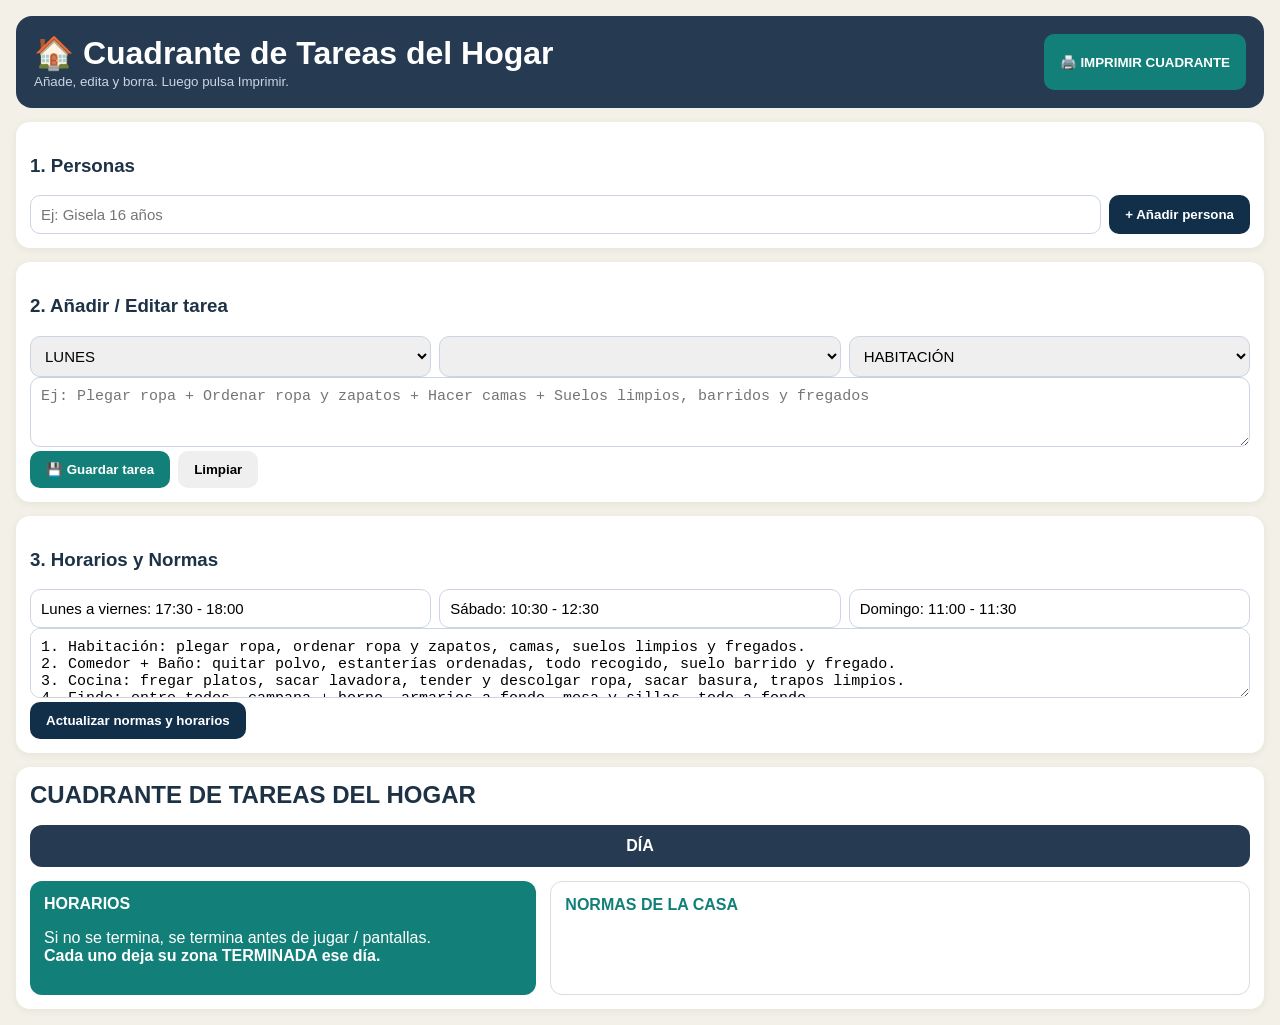
<file: cuadrante.html>
<!DOCTYPE html>
<html lang="es">
<head>
<meta charset="UTF-8">
<meta name="viewport" content="width=device-width, initial-scale=1">
<title>Cuadrante de Tareas del Hogar</title>
<style>
  *{box-sizing:border-box} body{font-family:Arial,sans-serif;background:#f3f0e8;margin:0;padding:16px;color:#1e3246}
  h1{margin:0} .top{background:#263a52;color:#fff;padding:18px;border-radius:16px;display:flex;justify-content:space-between;flex-wrap:wrap;gap:12px}
  .top small{color:#cbd5e1} .card{background:#fff;border-radius:14px;padding:14px;margin-top:14px;box-shadow:0 2px 8px rgba(0,0,0,.06)}
  .row{display:flex;gap:8px;flex-wrap:wrap} input,select,textarea{padding:10px;border:1px solid #cbd5e1;border-radius:10px;font-size:15px;flex:1;min-width:140px}
  textarea{width:100%;min-height:70px} button{border:0;border-radius:10px;padding:11px 16px;font-weight:800;cursor:pointer}
  .btn{background:#122f4a;color:#fff} .green{background:#128078;color:#fff} .red{background:#e5484d;color:#fff} .yellow{background:#ffb020}
  .pill{background:#eef2ff;padding:6px 10px;border-radius:20px;display:inline-flex;gap:8px;align-items:center;margin:4px}
  .pill b{cursor:pointer;color:#e5484d}
  table{width:100%;border-collapse:collapse;margin-top:12px;background:#fff;border-radius:12px;overflow:hidden}
  th{background:#263a52;color:#fff;padding:12px} td{border:1px solid #e2e8f0;padding:10px;vertical-align:top}
  td:first-child{font-weight:900;background:#fef9c3;text-align:center;width:110px}
  .task{background:#fff3cd;border:1px solid #fde68a;padding:8px;border-radius:10px;margin-bottom:6px;display:flex;justify-content:space-between;gap:6px}
  .task button{padding:4px 8px;font-size:12px} .normas li{margin:6px 0}
  @media print{ .no-print{display:none!important} body{background:#fff;padding:0} .card{box-shadow:none} }
</style>
</head>
<body>

<div class="top no-print">
  <div><h1>🏠 Cuadrante de Tareas del Hogar</h1><small>Añade, edita y borra. Luego pulsa Imprimir.</small></div>
  <button class="green" onclick="window.print()">🖨️ IMPRIMIR CUADRANTE</button>
</div>

<div class="card no-print">
  <h3>1. Personas</h3>
  <div class="row">
    <input id="newPerson" placeholder="Ej: Gisela 16 años">
    <button class="btn" onclick="addPerson()">+ Añadir persona</button>
  </div>
  <div id="persons"></div>
</div>

<div class="card no-print">
  <h3>2. Añadir / Editar tarea</h3>
  <div class="row">
    <select id="day"><option>LUNES</option><option>MARTES</option><option>MIÉRCOLES</option><option>JUEVES</option><option>VIERNES</option><option>SÁBADO</option><option>DOMINGO</option></select>
    <select id="personSel"></select>
    <select id="zone"><option>HABITACIÓN</option><option>COCINA</option><option>COMEDOR + BAÑO</option><option>COMEDOR</option><option>BAÑO</option></select>
  </div>
  <textarea id="taskText" placeholder="Ej: Plegar ropa + Ordenar ropa y zapatos + Hacer camas + Suelos limpios, barridos y fregados"></textarea>
  <div class="row">
    <button class="green" onclick="saveTask()">💾 Guardar tarea</button>
    <button onclick="clearForm()">Limpiar</button>
  </div>
  <small id="editInfo"></small>
</div>

<div class="card no-print">
  <h3>3. Horarios y Normas</h3>
  <div class="row">
    <input id="horario1" value="Lunes a viernes: 17:30 - 18:00">
    <input id="horario2" value="Sábado: 10:30 - 12:30">
    <input id="horario3" value="Domingo: 11:00 - 11:30">
  </div>
  <textarea id="normasInput">1. Habitación: plegar ropa, ordenar ropa y zapatos, camas, suelos limpios y fregados.
2. Comedor + Baño: quitar polvo, estanterías ordenadas, todo recogido, suelo barrido y fregado.
3. Cocina: fregar platos, sacar lavadora, tender y descolgar ropa, sacar basura, trapos limpios.
4. Finde: entre todos, campana + horno, armarios a fondo, mesa y sillas, todo a fondo.
5. Pedir ayuda si hace falta. No dejar a medias.
6. Dejar productos y utensilios guardados al terminar.
7. Adultos supervisan productos de limpieza. NO mezclar productos.
8. Semana a semana: rotar quién empieza en cada zona.</textarea>
  <button class="btn" onclick="updateNormas()">Actualizar normas y horarios</button>
</div>

<div class="card">
  <div style="display:flex;justify-content:space-between"><h2 style="margin:0">CUADRANTE DE TAREAS DEL HOGAR</h2><span id="printTitle"></span></div>
  <p id="printPersons" style="font-weight:800"></p>
  <table><thead><tr id="headRow"><th>DÍA</th></tr></thead><tbody id="tbody"></tbody></table>
  <div style="display:flex;gap:14px;flex-wrap:wrap;margin-top:14px">
    <div style="flex:1;background:#128078;color:#fff;padding:14px;border-radius:12px"><b>HORARIOS</b><div id="printHorarios"></div><p>Si no se termina, se termina antes de jugar / pantallas.<br><b>Cada uno deja su zona TERMINADA ese día.</b></p></div>
    <div style="flex:1.4;border:1px solid #ddd;padding:14px;border-radius:12px"><b style="color:#128078">NORMAS DE LA CASA</b><ol id="printNormas"></ol></div>
  </div>
</div>

<script>
let persons = ["Gisela 16 años","José Ángel 12 años","Erika 10 años"];
let tasks = [
 {day:"LUNES",person:"Gisela 16 años",zone:"HABITACIÓN",text:"Plegar ropa + Ordenar ropa y zapatos + Hacer camas + Suelos limpios, barridos y fregados + Todo bien ordenado"},
 {day:"LUNES",person:"José Ángel 12 años",zone:"COCINA",text:"Fregar platos + Sacar lavadora + Tender y descolgar ropa del tendedero + Sacar basura + Trapos limpios"},
 {day:"LUNES",person:"Erika 10 años",zone:"COMEDOR + BAÑO",text:"Quitar el polvo + Estanterías ordenadas + Objetos y utensilios todo recogido + Suelo barrido y fregado + Fuera polvo"},
 {day:"MARTES",person:"Gisela 16 años",zone:"COCINA",text:"Fregar platos + Sacar lavadora + Tender y descolgar ropa + Sacar basura + Trapos limpios"},
 {day:"MARTES",person:"José Ángel 12 años",zone:"COMEDOR + BAÑO",text:"Quitar el polvo + Estanterías ordenadas + Todo recogido + Suelo barrido y fregado"},
 {day:"MARTES",person:"Erika 10 años",zone:"HABITACIÓN",text:"Plegar ropa + Ordenar ropa y zapatos + Hacer camas + Suelos limpios y fregados"},
 {day:"MIÉRCOLES",person:"Gisela 16 años",zone:"COMEDOR + BAÑO",text:"Quitar polvo + Estanterías ordenadas + Todo recogido + Suelo barrido y fregado + Fuera polvo"},
 {day:"MIÉRCOLES",person:"José Ángel 12 años",zone:"HABITACIÓN",text:"Plegar ropa + Ordenar ropa y zapatos + Hacer camas + Suelos limpios y fregados"},
 {day:"MIÉRCOLES",person:"Erika 10 años",zone:"COCINA",text:"Fregar platos + Sacar lavadora + Tender y descolgar ropa + Sacar basura + Trapos limpios"},
 {day:"SÁBADO",person:"Gisela 16 años",zone:"HABITACIÓN",text:"A FONDO: Armarios a fondo + Plegar ropa + Camas + Suelos barridos y fregados + Baño a fondo"},
 {day:"SÁBADO",person:"José Ángel 12 años",zone:"COCINA",text:"A FONDO: Campana + Horno a fondo + Fregar platos + Sacar lavadora + Tender ropa + Basura"},
 {day:"SÁBADO",person:"Erika 10 años",zone:"COMEDOR",text:"A FONDO: Armarios + Mesa y sillas a fondo + Estanterías ordenadas + Suelo barrido y fregado"},
];
let editIndex = -1;
const days = ["LUNES","MARTES","MIÉRCOLES","JUEVES","VIERNES","SÁBADO","DOMINGO"];

function render(){
  document.getElementById('persons').innerHTML = persons.map((p,i)=>`<span class="pill">${p} <b onclick="delPerson(${i})">✕</b></span>`).join('');
  let sel = document.getElementById('personSel'); sel.innerHTML = persons.map(p=>`<option>${p}</option>`).join('');
  document.getElementById('printPersons').textContent = persons.join("  •  ");
  document.getElementById('printTitle').textContent = "Empezamos ayer y seguimos este horario tal cual";
  document.getElementById('headRow').innerHTML = "<th>DÍA</th>" + persons.map(p=>`<th>${p.toUpperCase()}</th>`).join('');
  let tb = document.getElementById('tbody'); tb.innerHTML = "";
  days.forEach(d=>{
    let tr = document.createElement('tr');
    let tdDay = document.createElement('td'); tdDay.innerHTML = d + (d=="SÁBADO"||d=="DOMINGO"?"<br><small>Limpieza a fondo - Entre todos</small>":"<br><small>Mantenimiento</small>"); tr.appendChild(tdDay);
    persons.forEach(p=>{
      let td = document.createElement('td');
      tasks.forEach((t,idx)=>{
        if(t.day==d && t.person==p){
          let div = document.createElement('div'); div.className='task';
          div.innerHTML = `<span><b>${t.zone}:</b> ${t.text}</span><span class="no-print"><button onclick="editTask(${idx})">✏️</button> <button class="red" onclick="delTask(${idx})">🗑️</button></span>`;
          td.appendChild(div);
        }
      });
      tr.appendChild(td);
    });
    tb.appendChild(tr);
  });
  updateNormas();
}
function addPerson(){ let v=document.getElementById('newPerson').value.trim(); if(!v) return; persons.push(v); document.getElementById('newPerson').value=""; render(); }
function delPerson(i){ if(!confirm("¿Borrar persona y sus tareas?")) return; let name=persons[i]; persons.splice(i,1); tasks=tasks.filter(t=>t.person!==name); render(); }
function saveTask(){
  let t={day:document.getElementById('day').value, person:document.getElementById('personSel').value, zone:document.getElementById('zone').value, text:document.getElementById('taskText').value.trim()};
  if(!t.text) return alert("Escribe la tarea");
  if(editIndex>=0){ tasks[editIndex]=t; editIndex=-1; document.getElementById('editInfo').textContent=""; }
  else tasks.push(t);
  clearForm(); render();
}
function editTask(i){ let t=tasks[i]; editIndex=i; document.getElementById('day').value=t.day; document.getElementById('personSel').value=t.person; document.getElementById('zone').value=t.zone; document.getElementById('taskText').value=t.text; document.getElementById('editInfo').textContent="✏️ Estás editando una tarea. Pulsa Guardar tarea para actualizar."; window.scrollTo({top:0,behavior:'smooth'}); }
function delTask(i){ if(confirm("¿Borrar esta tarea?")){ tasks.splice(i,1); render(); } }
function clearForm(){
</file>
